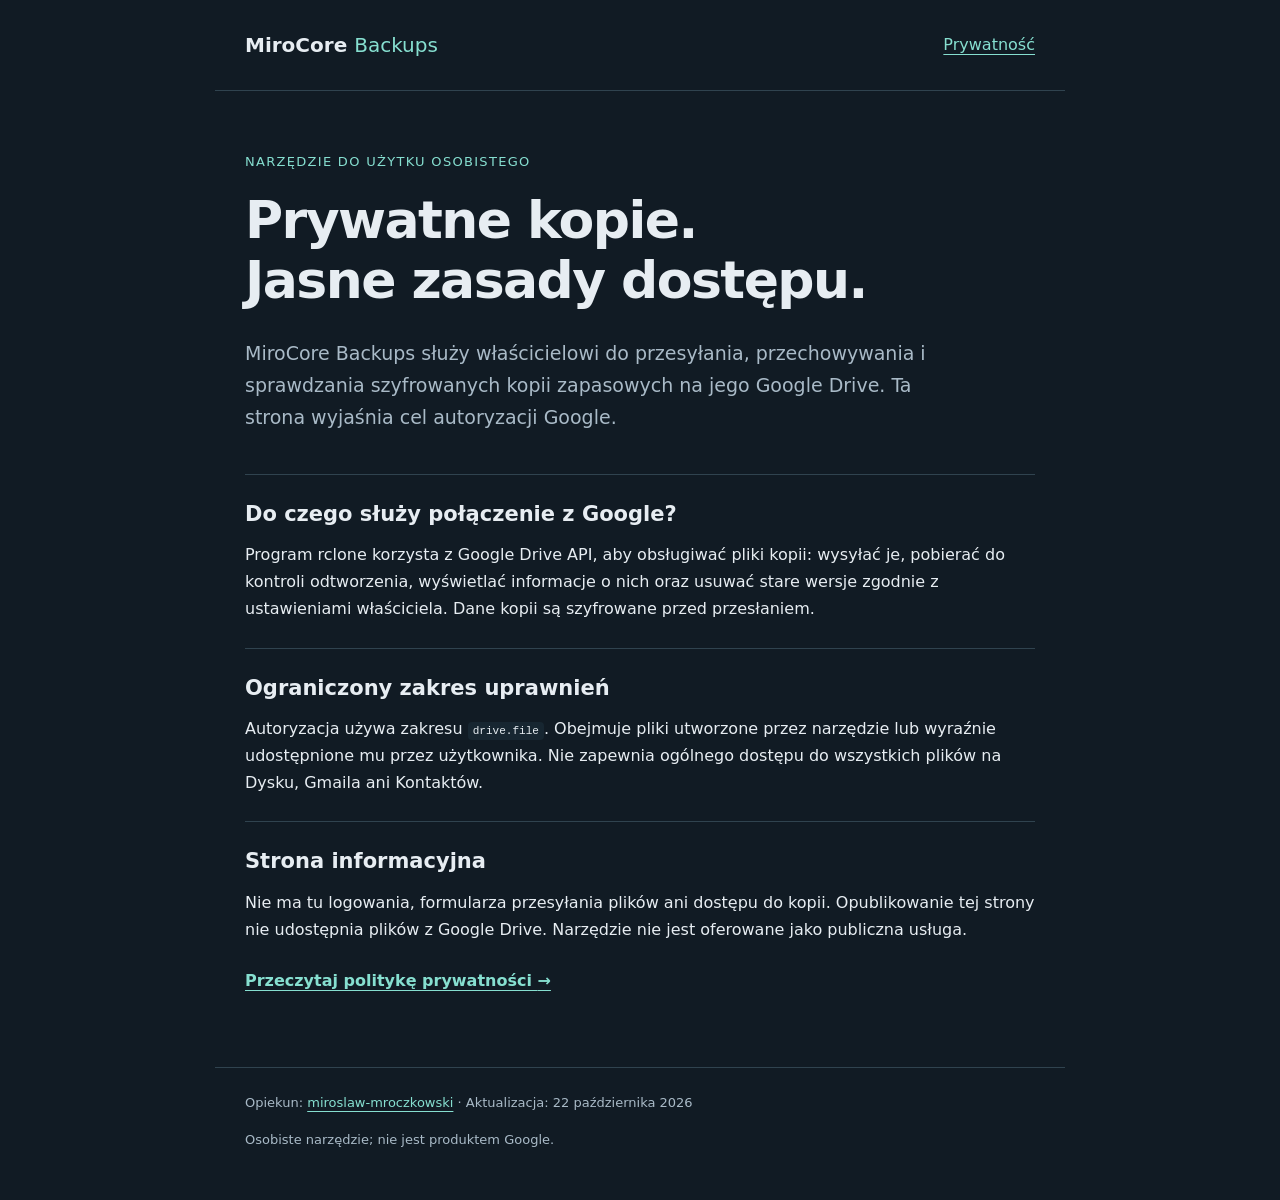
<file: index.html>
<!doctype html>
<html lang="pl">
<head>
  <meta charset="utf-8">
  <meta name="viewport" content="width=device-width, initial-scale=1">
  <meta name="description" content="Informacje o MiroCore Backups — prywatnym narzędziu do przechowywania szyfrowanych kopii na Google Drive.">
  <title>MiroCore Backups — informacje</title>
  <link rel="stylesheet" href="style.css">
</head>
<body>
  <header><a class="brand" href="./">MiroCore <span>Backups</span></a><nav aria-label="Nawigacja"><a href="privacy.html">Prywatność</a></nav></header>
  <main>
    <p class="eyebrow">Narzędzie do użytku osobistego</p>
    <h1>Prywatne kopie.<br>Jasne zasady dostępu.</h1>
    <p class="lead">MiroCore Backups służy właścicielowi do przesyłania, przechowywania i sprawdzania szyfrowanych kopii zapasowych na jego Google Drive. Ta strona wyjaśnia cel autoryzacji Google.</p>
    <section aria-labelledby="purpose"><h2 id="purpose">Do czego służy połączenie z Google?</h2><p>Program rclone korzysta z Google Drive API, aby obsługiwać pliki kopii: wysyłać je, pobierać do kontroli odtworzenia, wyświetlać informacje o nich oraz usuwać stare wersje zgodnie z ustawieniami właściciela. Dane kopii są szyfrowane przed przesłaniem.</p></section>
    <section aria-labelledby="access"><h2 id="access">Ograniczony zakres uprawnień</h2><p>Autoryzacja używa zakresu <code>drive.file</code>. Obejmuje pliki utworzone przez narzędzie lub wyraźnie udostępnione mu przez użytkownika. Nie zapewnia ogólnego dostępu do wszystkich plików na Dysku, Gmaila ani Kontaktów.</p></section>
    <section aria-labelledby="website"><h2 id="website">Strona informacyjna</h2><p>Nie ma tu logowania, formularza przesyłania plików ani dostępu do kopii. Opublikowanie tej strony nie udostępnia plików z Google Drive. Narzędzie nie jest oferowane jako publiczna usługa.</p><p><a class="action" href="privacy.html">Przeczytaj politykę prywatności <span aria-hidden="true">→</span></a></p></section>
  </main>
  <footer><p>Opiekun: <a href="https://github.com/miroslaw-mroczkowski">miroslaw-mroczkowski</a> · Aktualizacja: 22 października 2026</p><p>Osobiste narzędzie; nie jest produktem Google.</p></footer>
</body>
</html>
</file>
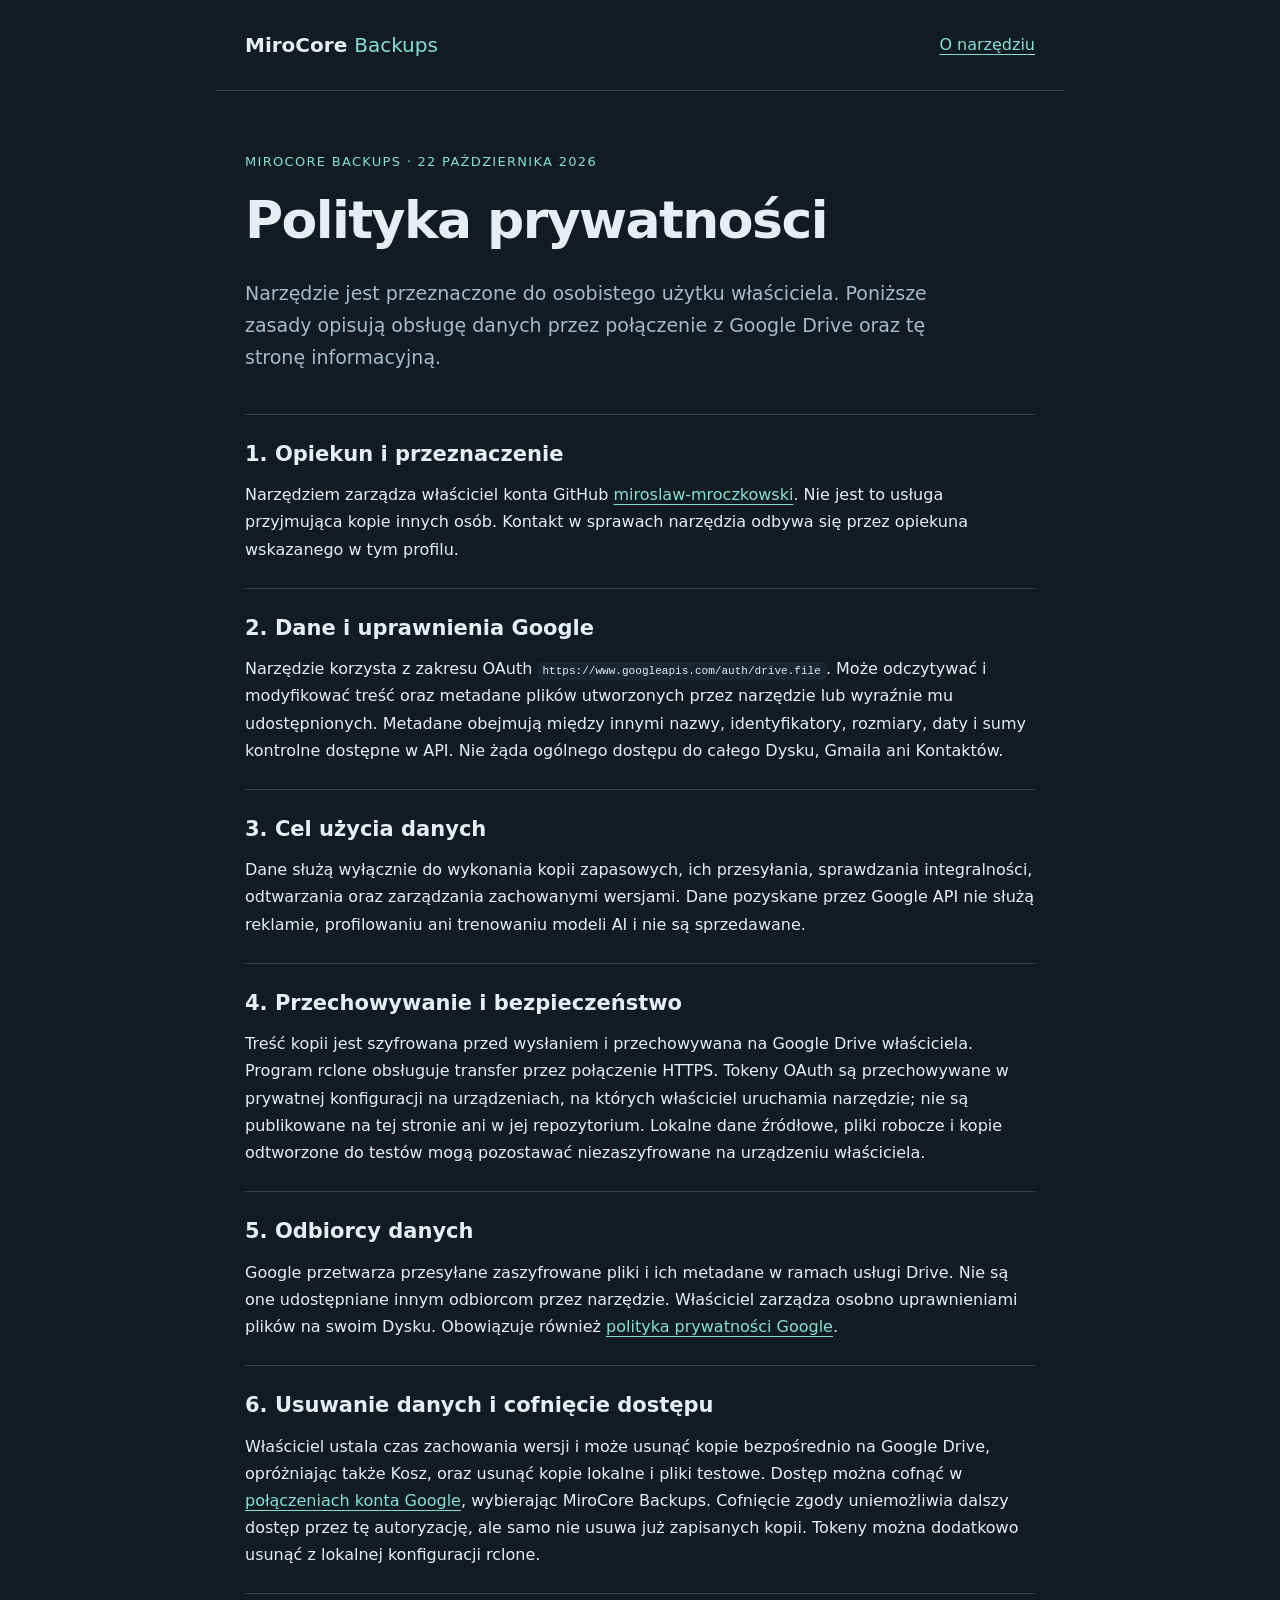
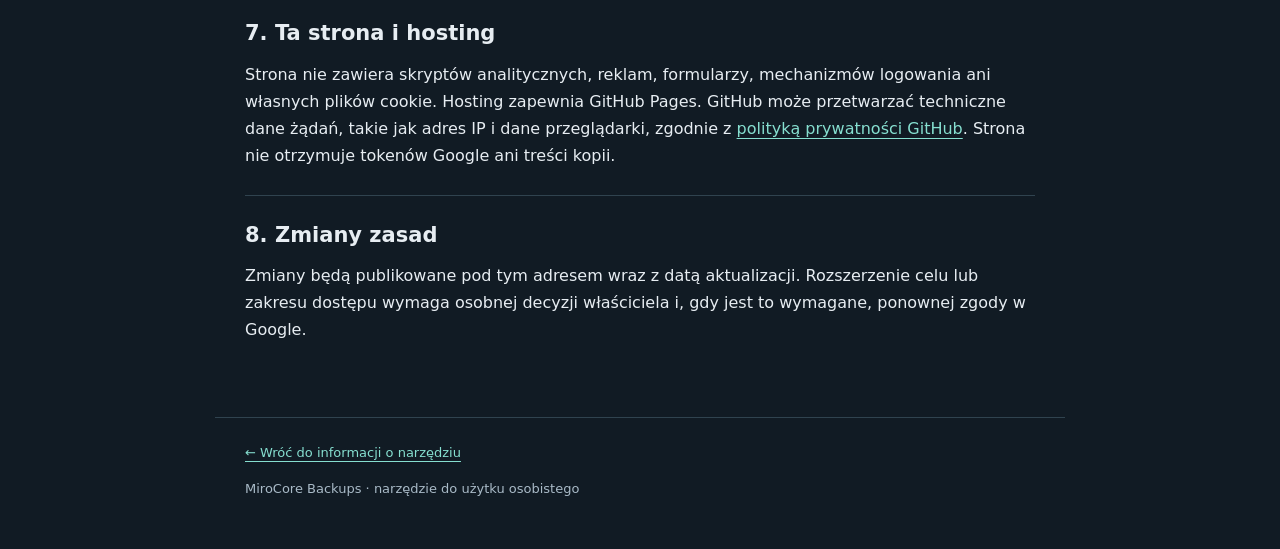
<file: privacy.html>
<!doctype html>
<html lang="pl">
<head>
  <meta charset="utf-8">
  <meta name="viewport" content="width=device-width, initial-scale=1">
  <meta name="description" content="Polityka prywatności osobistego narzędzia MiroCore Backups i jego strony informacyjnej.">
  <title>Polityka prywatności — MiroCore Backups</title>
  <link rel="stylesheet" href="style.css">
</head>
<body>
  <header><a class="brand" href="./">MiroCore <span>Backups</span></a><nav aria-label="Nawigacja"><a href="./">O narzędziu</a></nav></header>
  <main>
    <p class="eyebrow">MiroCore Backups · 22 października 2026</p>
    <h1>Polityka prywatności</h1>
    <p class="lead">Narzędzie jest przeznaczone do osobistego użytku właściciela. Poniższe zasady opisują obsługę danych przez połączenie z Google Drive oraz tę stronę informacyjną.</p>
    <section><h2>1. Opiekun i przeznaczenie</h2><p>Narzędziem zarządza właściciel konta GitHub <a href="https://github.com/miroslaw-mroczkowski">miroslaw-mroczkowski</a>. Nie jest to usługa przyjmująca kopie innych osób. Kontakt w sprawach narzędzia odbywa się przez opiekuna wskazanego w tym profilu.</p></section>
    <section><h2>2. Dane i uprawnienia Google</h2><p>Narzędzie korzysta z zakresu OAuth <code>https://www.googleapis.com/auth/drive.file</code>. Może odczytywać i modyfikować treść oraz metadane plików utworzonych przez narzędzie lub wyraźnie mu udostępnionych. Metadane obejmują między innymi nazwy, identyfikatory, rozmiary, daty i sumy kontrolne dostępne w API. Nie żąda ogólnego dostępu do całego Dysku, Gmaila ani Kontaktów.</p></section>
    <section><h2>3. Cel użycia danych</h2><p>Dane służą wyłącznie do wykonania kopii zapasowych, ich przesyłania, sprawdzania integralności, odtwarzania oraz zarządzania zachowanymi wersjami. Dane pozyskane przez Google API nie służą reklamie, profilowaniu ani trenowaniu modeli AI i nie są sprzedawane.</p></section>
    <section><h2>4. Przechowywanie i bezpieczeństwo</h2><p>Treść kopii jest szyfrowana przed wysłaniem i przechowywana na Google Drive właściciela. Program rclone obsługuje transfer przez połączenie HTTPS. Tokeny OAuth są przechowywane w prywatnej konfiguracji na urządzeniach, na których właściciel uruchamia narzędzie; nie są publikowane na tej stronie ani w jej repozytorium. Lokalne dane źródłowe, pliki robocze i kopie odtworzone do testów mogą pozostawać niezaszyfrowane na urządzeniu właściciela.</p></section>
    <section><h2>5. Odbiorcy danych</h2><p>Google przetwarza przesyłane zaszyfrowane pliki i ich metadane w ramach usługi Drive. Nie są one udostępniane innym odbiorcom przez narzędzie. Właściciel zarządza osobno uprawnieniami plików na swoim Dysku. Obowiązuje również <a href="https://policies.google.com/privacy">polityka prywatności Google</a>.</p></section>
    <section><h2>6. Usuwanie danych i cofnięcie dostępu</h2><p>Właściciel ustala czas zachowania wersji i może usunąć kopie bezpośrednio na Google Drive, opróżniając także Kosz, oraz usunąć kopie lokalne i pliki testowe. Dostęp można cofnąć w <a href="https://myaccount.google.com/connections">połączeniach konta Google</a>, wybierając MiroCore Backups. Cofnięcie zgody uniemożliwia dalszy dostęp przez tę autoryzację, ale samo nie usuwa już zapisanych kopii. Tokeny można dodatkowo usunąć z lokalnej konfiguracji rclone.</p></section>
    <section><h2>7. Ta strona i hosting</h2><p>Strona nie zawiera skryptów analitycznych, reklam, formularzy, mechanizmów logowania ani własnych plików cookie. Hosting zapewnia GitHub Pages. GitHub może przetwarzać techniczne dane żądań, takie jak adres IP i dane przeglądarki, zgodnie z <a href="https://docs.github.com/en/site-policy/privacy-policies/github-general-privacy-statement">polityką prywatności GitHub</a>. Strona nie otrzymuje tokenów Google ani treści kopii.</p></section>
    <section><h2>8. Zmiany zasad</h2><p>Zmiany będą publikowane pod tym adresem wraz z datą aktualizacji. Rozszerzenie celu lub zakresu dostępu wymaga osobnej decyzji właściciela i, gdy jest to wymagane, ponownej zgody w Google.</p></section>
  </main>
  <footer><p><a href="./">← Wróć do informacji o narzędziu</a></p><p>MiroCore Backups · narzędzie do użytku osobistego</p></footer>
</body>
</html>
</file>
<file: style.css>
:root{color-scheme:dark;--bg:#111b24;--panel:#172631;--text:#e7edf2;--muted:#a9bac7;--accent:#86dfd0;--line:#30434f;font-family:system-ui,-apple-system,"Segoe UI",sans-serif;line-height:1.7}
*{box-sizing:border-box}body{margin:0;background:var(--bg);color:var(--text)}header,main,footer{max-width:850px;margin:auto;padding:28px 30px}header{display:flex;justify-content:space-between;align-items:center;border-bottom:1px solid var(--line);gap:20px}.brand{font-size:20px;font-weight:700;text-decoration:none;color:var(--text)}.brand span{color:var(--accent);font-weight:400}a{color:var(--accent);text-underline-offset:4px}a:hover{text-decoration-thickness:2px}a:focus-visible{outline:2px solid var(--accent);outline-offset:5px}main{padding-top:60px;padding-bottom:48px}.eyebrow{color:var(--accent);font-size:13px;letter-spacing:.1em;text-transform:uppercase}h1{font-size:clamp(32px,6vw,52px);line-height:1.15;letter-spacing:-.03em;margin:18px 0 26px}h2{font-size:21px;line-height:1.4;margin:0 0 12px}.lead{font-size:19px;color:var(--muted);max-width:720px;margin-bottom:40px}section{padding:25px 0;border-top:1px solid var(--line)}p{margin:0 0 14px}section p:last-child{margin-bottom:0}code{font-size:.85em;overflow-wrap:anywhere;background:var(--panel);padding:3px 5px;border-radius:4px}.action{display:inline-block;margin-top:10px;font-weight:600}footer{border-top:1px solid var(--line);font-size:13px;color:var(--muted);padding-top:24px;padding-bottom:35px}@media(max-width:480px){header,main,footer{padding-left:21px;padding-right:21px}header{flex-wrap:wrap}main{padding-top:35px}.lead{font-size:17px}}
</file>
